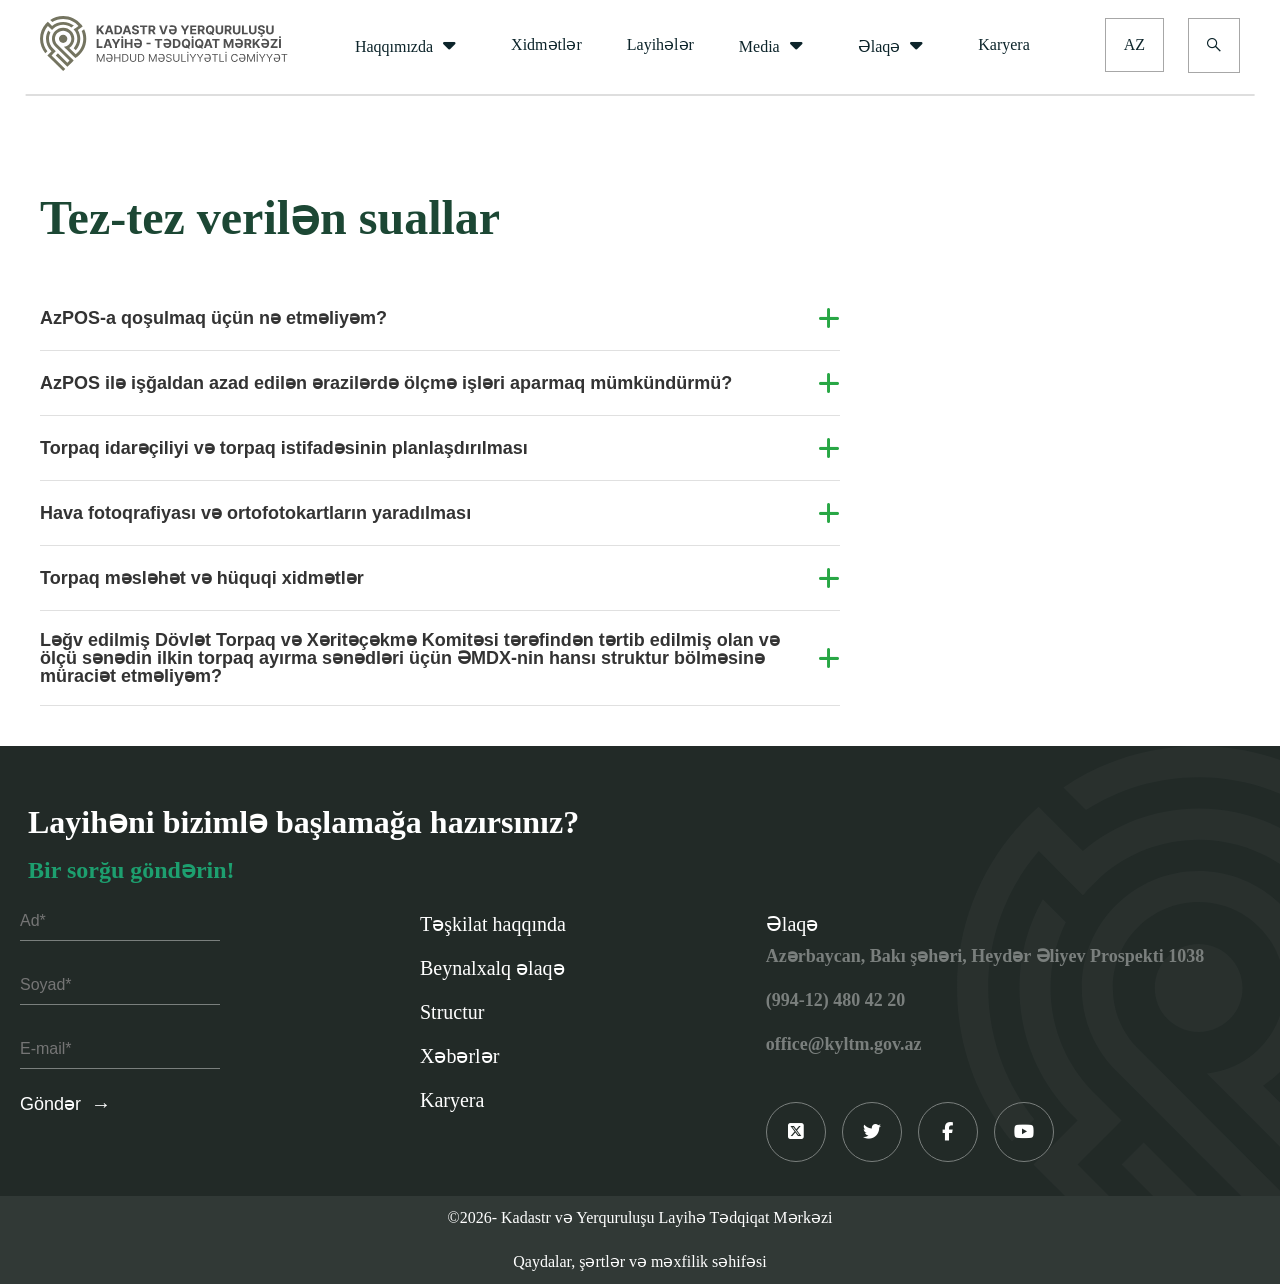
<file: faq.htm>
<!DOCTYPE html>
<html lang="en">

<head>
    <meta charset="UTF-8">
    <meta name="viewport" content="width=device-width, initial-scale=1.0">
    <title>KYLTM-Kadastr və Yerquruluşu Layihə Tədqiqat Mərkəzi</title>

    <link rel="stylesheet" href="css/reset.css">
    <link rel="stylesheet" href="css/style.css">
    <link rel="stylesheet" href="https://cdnjs.cloudflare.com/ajax/libs/font-awesome/6.5.0/css/all.min.css">

    <link rel="shortcut icon" href="favicon.ico" type="image/x-icon">
    <style>
        :root {
            --primary-color: #1a4332;
            --accent-color: #28a745;
            --border-color: #e0e0e0;
        }

        header {
            background: none;
            height: 150px;
        }

        nav li {
            color: #0C242A !important;
        }

        .navHr {
            border: 1px solid #DEDEDE;
        }

        .languageOptions,
        .currentLanguage,
        .searchButton {
            color: #0C242A;
        }

        .titleText {
            font-family: Inter;
            font-weight: 600;
            font-style: Semi Bold;
            font-size: 48px;
            line-height: 56px;
            letter-spacing: 0%;
            color: #1C4734;

        }





        .faq-container {
            width: 100%;
            max-width: 800px;
        }

        .faq-title {
            color: var(--primary-color);
            font-size: 32px;
            margin-bottom: 30px;
            border-bottom: 1px solid var(--border-color);
            padding-bottom: 15px;
        }

        .accordion-item {
            border-bottom: 1px solid var(--border-color);
        }

        .accordion-header {
            width: 100%;
            padding: 20px 0;
            display: flex;
            justify-content: space-between;
            align-items: center;
            background: none;
            border: none;
            outline: none;
            cursor: pointer;
            text-align: left;
            font-size: 18px;
            font-weight: 600;
            color: #333;
            transition: color 0.3s ease;
        }

        .accordion-header:hover {
            color: var(--accent-color);
        }

        .accordion-header.active {
            color: var(--accent-color);
        }

        .icon {
            font-size: 24px;
            color: var(--accent-color);
            transition: transform 0.3s ease;
        }

        .accordion-header.active .icon {
            transform: rotate(180deg);
        }

        .accordion-content {
            max-height: 0;
            overflow: hidden;
            transition: max-height 0.3s ease-out;
            padding-right: 40px;
        }

        .accordion-content p {
            padding-bottom: 20px;
            color: #666;
            line-height: 1.6;
            font-size: 15px;
        }

        @media (max-width: 600px) {
            .faq-title {
                font-size: 24px;
            }

            .accordion-header {
                font-size: 16px;
            }
        }
    </style>

</head>

<body>


    <header>
        <nav>
            <div class="mobilLoqo">
                <a href="index.htm"> <img src="/img/menuLogo.svg" alt="loqo" /></a>
            </div>
            <div class="desktopMenu">
                <div>
                    <a href="index.htm"> <img src="/img/menuLogo.svg" alt="loqo" /></a>
                </div>

                <ul class="menu">
                    <li>Haqqımızda<i class="fa-solid fa-caret-down"></i>
                        <ul>
                            <li">
                                <a href="teskilat-haqqinda.htm" onclick="loadPage(event)">
                                    Təşkilat haqqında
                                </a>
                    </li>

                    <div id="content"></div>
                    <li><a href="/Struktur.htm">Struktur</a></li>
                    <li>Beynəlxalq əlaqə</li>
                    <li><a href="/bunlariBilmekFaydalidir.htm">Bunları bilmək faydalıdır</a></li>
                </ul>
                </li>
                <li><a href="Xidmətlər.htm">Xidmətlər</a></li>
                <li><a href="layiheler.htm">Layihələr</a></li>
                <li>Media<i class="fa-solid fa-caret-down"></i>
                    <ul>
                        <li><a href="News.htm"> Xəbərlər</a></li>
                        <li><a href="elanlar.htm"> Elanlar</a></li>
                        <li><a href="/fotoQalery.htm"> Foto Qalerya</a></li>
                        <li><a href="videoQalery.htm"> Video Qalerya</a></li>

                    </ul>
                </li>
                <li>Əlaqə<i class="fa-solid fa-caret-down"></i>
                    <ul>
                        <a href="/faq.htm">
                            <li>Tez-tez verilən suallar</li>
                        </a>
                        <li><a href="/elaqeMelumatlari.htm"> Əlaqə məlumatları</a></li>
                    </ul>
                </li>
                <li>Karyera</li>
                </ul>
                <div>
                    <div class="headerTools">
                        <div class="languageBox">
                            <div class="languageDropdown">
                                <div class="currentLanguage">AZ</div>
                                <div class="languageOptions">
                                    <div>EN</div>
                                </div>
                            </div>
                        </div>

                        <div class="searchButton">
                            <i class="fa-brands fa-sistrix"></i>
                        </div>
                    </div>
                </div>
            </div>


            <div class="bar">
                <i class="fa-solid fa-bars" id="openMenu"></i>
            </div>
        </nav>
        <div class="mobileMenu" id="mobileMenu">
            <div>
                <div class="logoClose">

                    <div>
                        <img src="/img/menuLogo.svg" alt="loqo" />
                    </div>
                    <div class="closeBtn">
                        <i class="fa-solid fa-xmark" id="closeMenu"></i>
                    </div>

                </div>
                <hr class="menuHR" />

                <ul class="menu">
                    <li>Haqqımızda<i class="fa-solid fa-caret-down"></i>
                        <ul>
                            <li>Təşkilat haqqında</li>
                            <li><a href="/Struktur.htm">Struktur</a></li>
                            <li>Beynəlxalq əlaqə</li>
                            <li><a href="/bunlariBilmekFaydalidir.htm">Bunları bilmək faydalıdır</a></li>
                        </ul>
                    </li>
                    <li><a href="Xidmətlər.htm">Xidmətlər</a></li>
                    <li><a href="layiheler.htm">Layihələr</a></li>
                    <li>Media<i class="fa-solid fa-caret-down"></i>
                        <ul>
                            <li><a href="News.htm"> Xəbərlər</a></li>
                            <li><a href="elanlar.htm"> Elanlar</a></li>
                            <li><a href="/fotoQalery.htm"> Foto Qalerya</a></li>
                            <li><a href="videoQalery.htm"> Video Qalerya</a></li>

                        </ul>
                    </li>
                    <li>Əlaqə<i class="fa-solid fa-caret-down"></i>
                        <ul>
                            <a href="/faq.htm">
                                <li>Tez-tez verilən suallar</li>
                            </a>
                            <li><a href="/elaqeMelumatlari.htm"> Əlaqə məlumatları</a></li>
                        </ul>
                    </li>
                    <li>Karyera</li>
                </ul>
            </div>

            <div>
                <div class="lang">
                    <div class="langDropdown">
                        <div class="currentLang">AZ</div>
                        <div class="langList">
                            <div>EN</div>
                        </div>
                    </div>
                    <div class="search"> <i class="fa-brands fa-sistrix"></i> </div>
                </div>

            </div>
        </div>
        <div id="searchOverlay" class="searchOverlay">
            <div class="searchTop">
                <i class="fa-brands fa-sistrix"></i>
                <input type="text" id="searchInput" placeholder="Burada axtarış edin" />
                <button id="closeSearch">Axtarısı bağlayın</button>

            </div>
            <div>
                <hr class="menuHR" />
            </div>
            <div class="searchResults" id="searchResults"> </div>

        </div>
        <hr class="navHr" />
    </header>




    <main>
        <p class="titleText">Tez-tez verilən suallar</p>


        <div class="faq-container">


            <div class="accordion">

                <div class="accordion-item">
                    <button class="accordion-header">
                        <span>AzPOS-a qoşulmaq üçün nə etməliyəm?</span>
                        <i class="fa-solid fa-plus icon"></i>
                    </button>
                    <div class="accordion-content">
                        <p>AzPOS sisteminə qoşulmaq üçün tərəfinizdən müraciət məktubu hazırlanaraq (Hüquqi və ya fiziki
                            şəxs kimi) "Kadastr və Yerquruluşu Layihə-Tədqiqat Mərkəzi" MMC-yə rəsmi olaraq müraciət
                            edilməlidir.</p>
                    </div>
                </div>


                <div class="accordion-item">
                    <button class="accordion-header">
                        <span>AzPOS ilə işğaldan azad edilən ərazilərdə ölçmə işləri aparmaq mümkündürmü?</span>
                        <i class="fa-solid fa-plus icon"></i>
                    </button>
                    <div class="accordion-content">
                        <p>Bəli, müvafiq icazələr alındıqdan sonra AzPOS şəbəkəsi vasitəsilə həmin ərazilərdə yüksək
                            dəqiqlikli koordinat ölçmələri aparmaq mümkündür.</p>
                    </div>
                </div>


                <div class="accordion-item">
                    <button class="accordion-header">
                        <span>Torpaq idarəçiliyi və torpaq istifadəsinin planlaşdırılması</span>
                        <i class="fa-solid fa-plus icon"></i>
                    </button>
                    <div class="accordion-content">
                        <p>Bu xidmət çərçivəsində torpaq sahələrinin təyinatına uyğun istifadəsi və dövlət torpaq
                            kadastrı məlumatları əsasında planlaşdırma işləri icra edilir.</p>
                    </div>
                </div>

                <div class="accordion-item">
                    <button class="accordion-header">
                        <span>Hava fotoqrafiyası və ortofotokartların yaradılması</span>
                        <i class="fa-solid fa-plus icon"></i>
                    </button>
                    <div class="accordion-content">
                        <p>Lorem ipsum dolor sit amet consectetur adipisicing elit. Iure quidem quo nobis perferendis
                            adipisci rem, amet dolore, labore optio natus dicta ducimus accusamus quasi exercitationem?
                            Asperiores ex quam magni id dolor quis doloribus eaque reiciendis vitae hic deleniti
                            impedit, explicabo a cumque quisquam voluptatum, nisi inventore quidem ea. Corporis,
                            accusamus.</p>
                    </div>
                </div>


                <div class="accordion-item">
                    <button class="accordion-header">
                        <span>Torpaq məsləhət və hüquqi xidmətlər</span>
                        <i class="fa-solid fa-plus icon"></i>
                    </button>
                    <div class="accordion-content">
                        <p>Lorem ipsum dolor sit amet consectetur adipisicing elit. Iure quidem quo nobis perferendis
                            adipisci rem, amet dolore, labore optio natus dicta ducimus accusamus quasi exercitationem?
                            Asperiores ex quam magni id dolor quis doloribus eaque reiciendis vitae hic deleniti
                            impedit, explicabo a cumque quisquam voluptatum, nisi inventore quidem ea. Corporis,
                            accusamus.</p>
                    </div>
                </div>



                <div class="accordion-item">
                    <button class="accordion-header">
                        <span>Ləğv edilmiş Dövlət Torpaq və Xəritəçəkmə Komitəsi tərəfindən tərtib edilmiş olan və ölçü
                            sənədin ilkin torpaq ayırma sənədləri üçün ƏMDX-nin hansı struktur bölməsinə müraciət
                            etməliyəm?</span>
                        <i class="fa-solid fa-plus icon"></i>
                    </button>
                    <div class="accordion-content">
                        <p>Lorem ipsum dolor sit amet consectetur adipisicing elit. Iure quidem quo nobis perferendis
                            adipisci rem, amet dolore, labore optio natus dicta ducimus accusamus quasi exercitationem?
                            Asperiores ex quam magni id dolor quis doloribus eaque reiciendis vitae hic deleniti
                            impedit, explicabo a cumque quisquam voluptatum, nisi inventore quidem ea. Corporis,
                            accusamus.</p>
                    </div>
                </div>
            </div>
        </div>




    </main>

    <footer>
        <div class="footerTop">

            <div class="form">
                <h1>Layihəni bizimlə başlamağa hazırsınız?</h1>
                <h2>Bir sorğu göndərin!</h2>


                <div class="footerFlex">
                    <div class="contactForm">

                        <form>
                            <input type="text" placeholder="Ad*">
                            <input type="text" placeholder="Soyad*">
                            <input type="email" placeholder="E-mail*">

                            <button type="submit" class="sendBtn">
                                Göndər <span>→</span>
                            </button>
                        </form>

                    </div>
                    <div class="footerMenu">
                        <ul>
                            <li><a href="#">Təşkilat haqqında</a></li>
                            <li><a href="#">Beynalxalq əlaqə</a></li>
                            <li><a href="#">Structur</a></li>
                            <li><a href="#">Xəbərlər</a></li>
                            <li><a href="#">Karyera</a></li>

                        </ul>
                    </div>


                    <div class="footerMenu">
                        <ul>
                            <li><a href="#">Əlaqə</a>
                                <p>Azərbaycan, Bakı şəhəri, Heydər Əliyev Prospekti 1038</p>
                                <p>(994-12) 480 42 20</p>
                                <p>office@kyltm.gov.az</p>

                            </li>
                        </ul>
                        <div class="contactIcon">
                            <i class="fa-brands fa-square-x-twitter"></i>
                            <i class="fa-brands fa-twitter"></i>
                            <i class="fa-brands fa-facebook-f"></i>
                            <i class="fa-brands fa-youtube"></i>
                        </div>
                    </div>

                </div>
            </div>

        </div>


        <div class="footerBottom">
            <p> © <span id="year"> </span> - Kadastr və Yerquruluşu Layihə Tədqiqat Mərkəzi</p>
            <p>Qaydalar, şərtlər və məxfilik səhifəsi</p>
        </div>


    </footer>




    <script src="./js/javascript.js"></script>
    <script>

        document.querySelectorAll('.accordion-header').forEach(button => {
            button.addEventListener('click', () => {
                const content = button.nextElementSibling;
                const icon = button.querySelector('.icon');

                document.querySelectorAll('.accordion-header').forEach(otherButton => {
                    if (otherButton !== button) {
                        const otherContent = otherButton.nextElementSibling;
                        const otherIcon = otherButton.querySelector('.icon');

                        otherButton.classList.remove('active');
                        otherContent.style.maxHeight = "0";

                        if (otherIcon.classList.contains('fa-minus')) {
                            otherIcon.classList.replace('fa-minus', 'fa-plus');
                        }
                    }
                });

                button.classList.toggle('active');

                if (button.classList.contains('active')) {
                    content.style.maxHeight = content.scrollHeight + "px";
                    icon.classList.replace('fa-plus', 'fa-minus');
                } else {
                    content.style.maxHeight = "0";
                    icon.classList.replace('fa-minus', 'fa-plus');
                }
            });
        });
    </script>

</body>


</html>
</file>
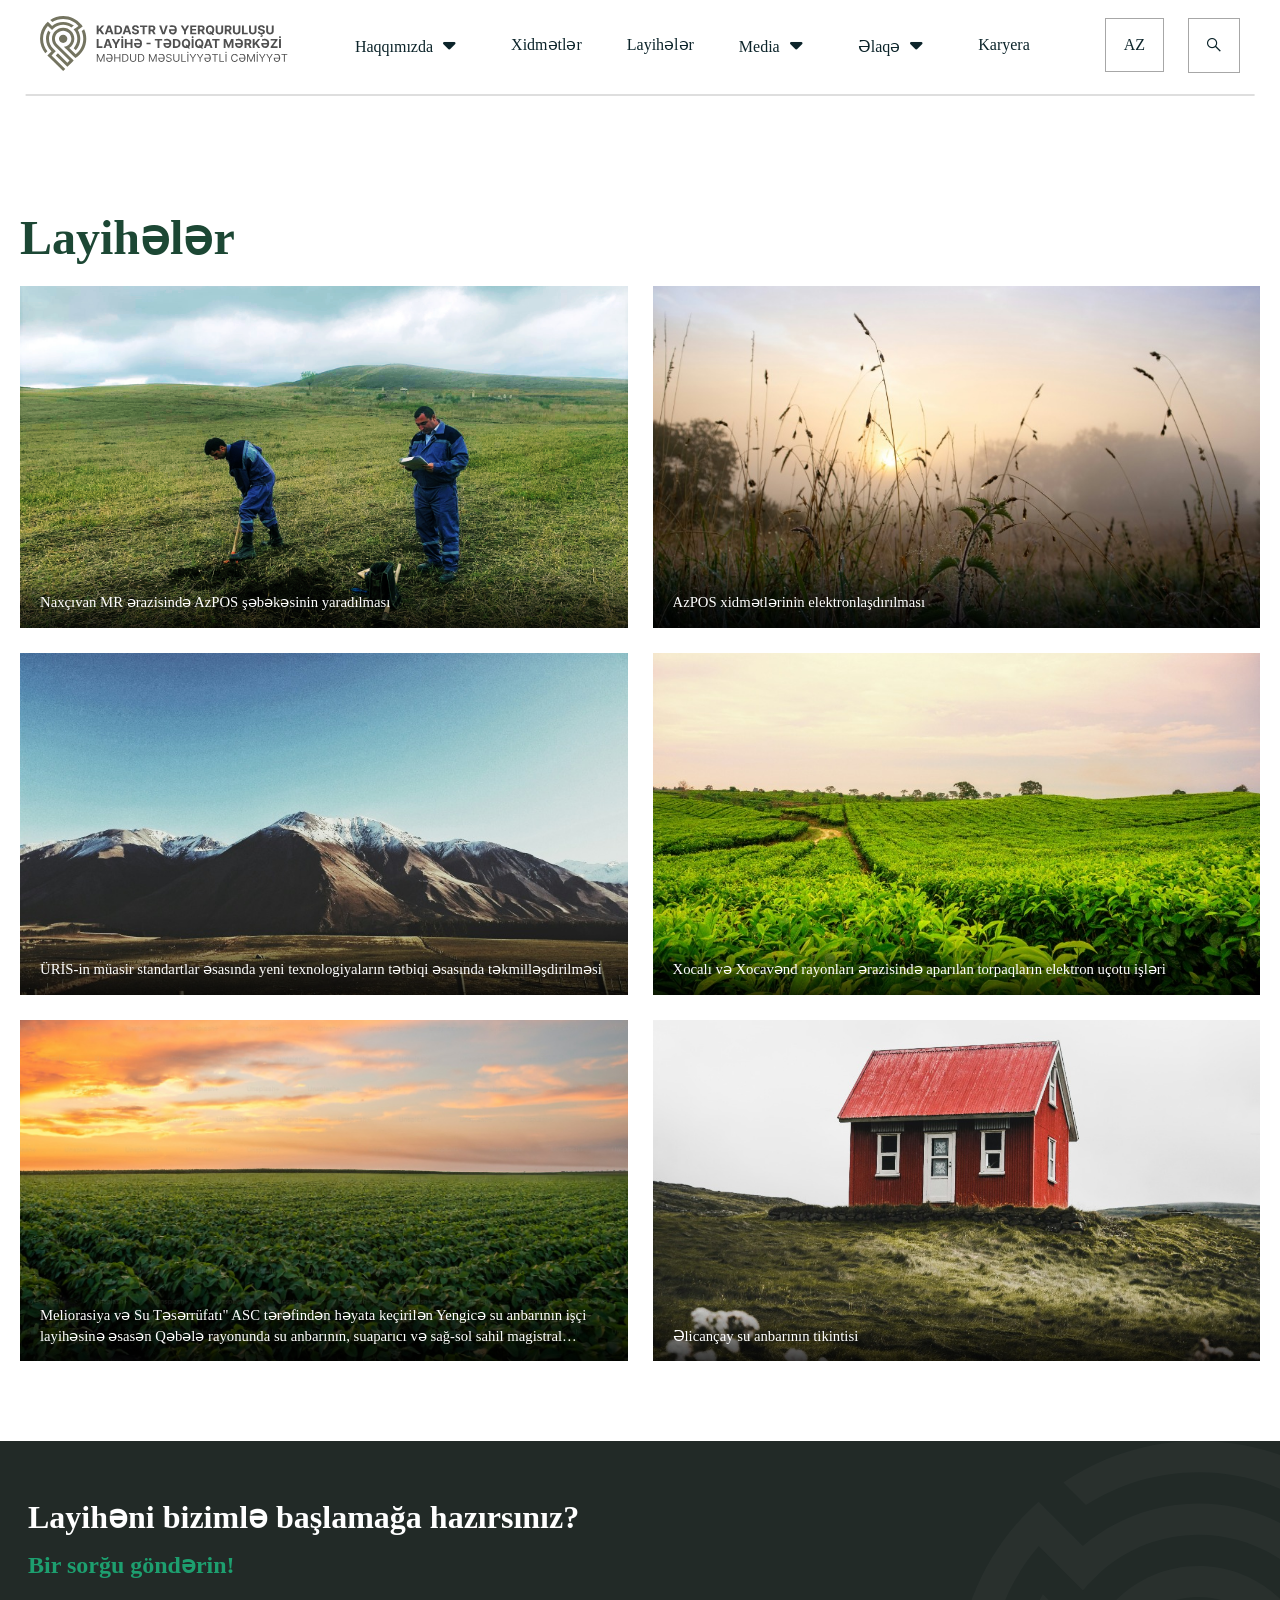
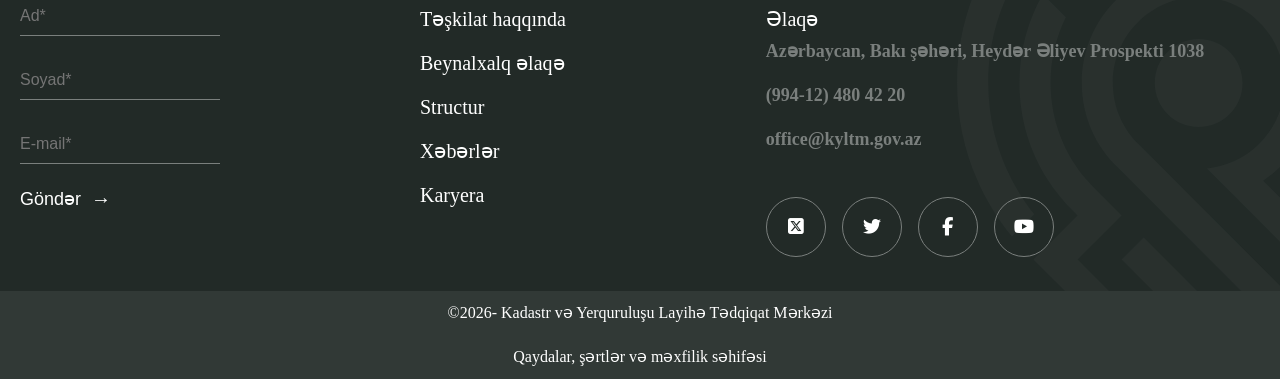
<file: layiheler.htm>
<!DOCTYPE html>
<html lang="en">

<head>
    <meta charset="UTF-8">
    <meta name="viewport" content="width=device-width, initial-scale=1.0">
    <title>KYLTM-Kadastr və Yerquruluşu Layihə Tədqiqat Mərkəzi</title>

    <link rel="stylesheet" href="css/reset.css">
    <link rel="stylesheet" href="css/style.css">
    <link rel="stylesheet" href="https://cdnjs.cloudflare.com/ajax/libs/font-awesome/6.5.0/css/all.min.css">

    <link rel="shortcut icon" href="favicon.ico" type="image/x-icon">
    <style>
        :root {
            --primary-color: #1a4332;
            --accent-color: #28a745;
        
            --border-color: #e0e0e0;
        }

        header {
            background: none;
            height: 150px;
        }

        nav li {
            color: #0C242A !important;
        }

        .navHr {
            border: 1px solid #DEDEDE;
        }

        .languageOptions,
        .currentLanguage,
        .searchButton {
            color: #0C242A;
        }

        .titleText {
            font-family: Inter;
            font-weight: 600;
            font-style: Semi Bold;
            font-size: 48px;
            line-height: 56px;
            letter-spacing: 0%;
            color: #1C4734;
            margin: 20px 0

        }



        .faq-container {
            width: 100%;
            max-width: 800px;
        }

        .faq-title {
            color: var(--primary-color);
            font-size: 32px;
            margin-bottom: 30px;
            border-bottom: 1px solid var(--border-color);
            padding-bottom: 15px;
        }

        .accordion-item {
            border-bottom: 1px solid var(--border-color);
        }

        .accordion-header {
            width: 100%;
            padding: 20px 0;
            display: flex;
            justify-content: space-between;
            align-items: center;
            background: none;
            border: none;
            outline: none;
            cursor: pointer;
            text-align: left;
            font-size: 18px;
            font-weight: 600;
            color: #333;
            transition: color 0.3s ease;
        }

        .accordion-header:hover {
            color: var(--accent-color);
        }

        .accordion-header.active {
            color: var(--accent-color);
        }

        .icon {
            font-size: 24px;
            color: var(--accent-color);
            transition: transform 0.3s ease;
        }

        .accordion-header.active .icon {
            transform: rotate(180deg);
            
        }

        .accordion-content {
            max-height: 0;
            overflow: hidden;
            transition: max-height 0.3s ease-out;
            padding-right: 40px;
        }

        .accordion-content p {
            padding-bottom: 20px;
            color: #666;
            line-height: 1.6;
            font-size: 15px;
        }

        @media (max-width: 600px) {
            .faq-title {
                font-size: 24px;
            }

            .accordion-header {
                font-size: 16px;
            }
        }





.projects-page {
    background-color: #ffffff;
    padding: 40px 0;
    width: 100%;
    box-sizing: border-box;
}

.projects-container {
    max-width: 1340px; 
    margin: 0 auto;
    padding: 0 20px;
    box-sizing: border-box;
}


.projects-grid {
    display: grid;
    grid-template-columns: repeat(2, 1fr);
    gap: 25px;
    width: 100%;
    margin-bottom: 40px;
}


.project-item {
    display: block;          
    text-decoration: none;  
    position: relative;
    width: 100%;
   
    aspect-ratio: 654 / 368; 
    overflow: hidden;
    background-color: #000000; 
    z-index: 1;            
    cursor: pointer;
}

.project-item img {
    width: 100%;
    height: 100%;
    display: block;
    object-fit: cover;       
    transition: transform 0.3s ease;
}


.project-item:hover img {
    transform: scale(1.03);
}


.project-text-overlay {
    position: absolute;
    bottom: 0;
    left: 0;
    width: 100%;
    padding: 25px 20px 15px 20px; 
    box-sizing: border-box;
    background: linear-gradient(transparent, rgba(0, 0, 0, 0.75)); 
}

.project-text-overlay p {
    margin: 0;
    color: #ffffff !important;  
    font-size: 0.92rem;
    line-height: 1.4;
    font-weight: 400;
    text-align: left;
    
    display: -webkit-box;
    -webkit-line-clamp: 2;           
    -webkit-box-orient: vertical;
    overflow: hidden;
}


.projects-pagination {
    display: flex;
    justify-content: center;
    align-items: center;
    gap: 8px;
    margin-top: 30px;
}

.pag-arrow, .pag-btn {
    background: #ffffff;
    border: 1px solid #e2e8f0;
    color: #4a5568;
    padding: 8px 14px;
    font-size: 0.9rem;
    cursor: pointer;
    border-radius: 4px;
    transition: all 0.2s ease;
}

.pag-btn:hover, .pag-arrow:hover {
    background: #f7fafc;
    border-color: #cbd5e0;
}

.pag-btn.pag-active {
    background: #2ecc71;
    color: #ffffff;
    border-color: #2ecc71;
}

.pag-dots {
    color: #a0aec0;
    padding: 0 5px;
}

@media (max-width: 992px) {
    .projects-grid {
        grid-template-columns: repeat(2, 1fr); 
        gap: 20px;
    }
}

@media (max-width: 576px) {
    .projects-container {
        padding: 0 15px;
    }

    .projects-grid {
        grid-template-columns: 1fr; 
        gap: 16px;
    }

    .project-text-overlay {
        padding: 15px 12px;
    }

    .project-text-overlay p {
        font-size: 0.85rem;
        -webkit-line-clamp: 2;
    }

    .pag-arrow, .pag-btn {
        padding: 6px 10px;
        font-size: 0.85rem;
    }
}


















    </style>

</head>

<body>


    <header>
        <nav>
            <div class="mobilLoqo">
                <a href="index.htm"> <img src="/img/menuLogo.svg" alt="loqo" /></a>
            </div>
            <div class="desktopMenu">
                <div>
                    <a href="index.htm"> <img src="/img/menuLogo.svg" alt="loqo" /></a>
                </div>

                <ul class="menu">
                    <li>Haqqımızda<i class="fa-solid fa-caret-down"></i>
                        <ul>
                            <li">
                                <a href="teskilat-haqqinda.htm" onclick="loadPage(event)">
                                    Təşkilat haqqında
                                </a>
                    </li>

                    <div id="content"></div>
                   <li><a href="/Struktur.htm">Struktur</a></li>
                    <li>Beynəlxalq əlaqə</li>
                   <li><a href="/bunlariBilmekFaydalidir.htm">Bunları bilmək faydalıdır</a></li>
                </ul>
                </li>
                <li><a href="Xidmətlər.htm">Xidmətlər</a></li>
                <li><a href="layiheler.htm">Layihələr</a></li>
                <li>Media<i class="fa-solid fa-caret-down"></i>
                    <ul>
                        <li><a href="News.htm"> Xəbərlər</a></li>
                            <li><a href="elanlar.htm"> Elanlar</a></li>
                             <li><a href="/fotoQalery.htm"> Foto Qalerya</a></li>
                              <li><a href="videoQalery.htm"> Video Qalerya</a></li>
                           
                    </ul>
                </li>
                <li>Əlaqə<i class="fa-solid fa-caret-down"></i>
                    <ul>
                        <a href="/faq.htm"> <li>Tez-tez verilən suallar</li></a>
                        <li><a href="/elaqeMelumatlari.htm"> Əlaqə məlumatları</a></li>
                    </ul>
                </li>
                <li>Karyera</li>
                </ul>
                <div>
                    <div class="headerTools">
                        <div class="languageBox">
                            <div class="languageDropdown">
                                <div class="currentLanguage">AZ</div>
                                <div class="languageOptions">
                                    <div>EN</div>
                                </div>
                            </div>
                        </div>

                        <div class="searchButton">
                            <i class="fa-brands fa-sistrix"></i>
                        </div>
                    </div>
                </div>
            </div>


            <div class="bar">
                <i class="fa-solid fa-bars" id="openMenu"></i>
            </div>
        </nav>
        <div class="mobileMenu" id="mobileMenu">
            <div>
                <div class="logoClose">

                    <div>
                        <img src="/img/menuLogo.svg" alt="loqo" />
                    </div>
                    <div class="closeBtn">
                        <i class="fa-solid fa-xmark" id="closeMenu"></i>
                    </div>

                </div>
                <hr class="menuHR" />

                <ul class="menu">
                    <li>Haqqımızda<i class="fa-solid fa-caret-down"></i>
                        <ul>
                            <li>Təşkilat haqqında</li>
                         <li><a href="/Struktur.htm">Struktur</a></li>
                            <li>Beynəlxalq əlaqə</li>
                            <li><a href="/bunlariBilmekFaydalidir.htm">Bunları bilmək faydalıdır</a></li>
                        </ul>
                    </li>
                   <li><a href="Xidmətlər.htm">Xidmətlər</a></li>
                   <li><a href="layiheler.htm">Layihələr</a></li>
                    <li>Media<i class="fa-solid fa-caret-down"></i>
                        <ul>
                             <li><a href="News.htm"> Xəbərlər</a></li>
                            <li><a href="elanlar.htm"> Elanlar</a></li>
                             <li><a href="/fotoQalery.htm"> Foto Qalerya</a></li>
                              <li><a href="videoQalery.htm"> Video Qalerya</a></li>
                           
                        </ul>
                    </li>
                    <li>Əlaqə<i class="fa-solid fa-caret-down"></i>
                        <ul>
                            <a href="/faq.htm"> <li>Tez-tez verilən suallar</li></a>
                            <li><a href="/elaqeMelumatlari.htm"> Əlaqə məlumatları</a></li>
                        </ul>
                    </li>
                    <li>Karyera</li>
                </ul>
            </div>

            <div>
                <div class="lang">
                    <div class="langDropdown">
                        <div class="currentLang">AZ</div>
                        <div class="langList">
                            <div>EN</div>
                        </div>
                    </div>
                    <div class="search"> <i class="fa-brands fa-sistrix"></i> </div>
                </div>

            </div>
        </div>
        <div id="searchOverlay" class="searchOverlay">
            <div class="searchTop">
                <i class="fa-brands fa-sistrix"></i>
                <input type="text" id="searchInput" placeholder="Burada axtarış edin" />
                <button id="closeSearch">Axtarısı bağlayın</button>

            </div>
            <div>
                <hr class="menuHR" />
            </div>
            <div class="searchResults" id="searchResults"> </div>

        </div>
        <hr class="navHr" />
    </header>




   

 <main id="main" class="projects-page">
    <div class="projects-container">
        <p class="titleText">Layihələr</p>

        <div class="projects-grid" id="projectsGrid">
            
            <a href="layihe-etrafli.htm?id=1" class="project-item">
                <img src="/img/LayihələrImg2.png" alt="Naxçıvan MR">
                <div class="project-text-overlay">
                    <p>Naxçıvan MR ərazisində AzPOS şəbəkəsinin yaradılması</p>
                </div>
            </a>

            <a href="layihe-etrafli.htm?id=2" class="project-item">
                <img src="/img/LayihələrImg3.jpg" alt="AzPOS">
                <div class="project-text-overlay">
                    <p>AzPOS xidmətlərinin elektronlaşdırılması</p>
                </div>
            </a>

            <a href="layihe-etrafli.htm?id=3" class="project-item">
                <img src="/img/LayihələrImg4.jpg" alt="ÜRİS">
                <div class="project-text-overlay">
                    <p>ÜRİS-in müasir standartlar əsasında yeni texnologiyaların tətbiqi əsasında təkmilləşdirilməsi</p>
                </div>
            </a>

            <a href="layihe-etrafli.htm?id=4" class="project-item">
                <img src="/img/LayihələrImg5.jpg" alt="Xocalı və Xocavənd">
                <div class="project-text-overlay">
                    <p>Xocalı və Xocavənd rayonları ərazisində aparılan torpaqların elektron uçotu işləri</p>
                </div>
            </a>

            <a href="layihe-etrafli.htm?id=5" class="project-item">
                <img src="/img/LayihələrImg6.jpg" alt="Meliorasiya">
                <div class="project-text-overlay">
                    <p>Meliorasiya və Su Təsərrüfatı" ASC tərəfindən həyata keçirilən Yengicə su anbarının işçi layihəsinə əsasən Qəbələ rayonunda su anbarının, suaparıcı və sağ-sol sahil magistral kanallarının, gil karxanasının və elektrik xəttinin tikintisi</p>
                </div>
            </a>

            <a href="layihe-etrafli.htm?id=6" class="project-item">
                <img src="/img/LayihələrImg7.jpg" alt="Əlicançay">
                <div class="project-text-overlay">
                    <p>Əlicançay su anbarının tikintisi</p>
                </div>
            </a>
            

        </div>

    </div>
</main>



    <footer>
        <div class="footerTop">

            <div class="form">
                <h1>Layihəni bizimlə başlamağa hazırsınız?</h1>
                <h2>Bir sorğu göndərin!</h2>


                <div class="footerFlex">
                    <div class="contactForm">

                        <form>
                            <input type="text" placeholder="Ad*">
                            <input type="text" placeholder="Soyad*">
                            <input type="email" placeholder="E-mail*">

                            <button type="submit" class="sendBtn">
                                Göndər <span>→</span>
                            </button>
                        </form>

                    </div>
                    <div class="footerMenu">
                        <ul>
                            <li><a href="#">Təşkilat haqqında</a></li>
                            <li><a href="#">Beynalxalq əlaqə</a></li>
                            <li><a href="#">Structur</a></li>
                            <li><a href="#">Xəbərlər</a></li>
                            <li><a href="#">Karyera</a></li>

                        </ul>
                    </div>


                    <div class="footerMenu">
                        <ul>
                            <li><a href="#">Əlaqə</a>
                                <p>Azərbaycan, Bakı şəhəri, Heydər Əliyev Prospekti 1038</p>
                                <p>(994-12) 480 42 20</p>
                                <p>office@kyltm.gov.az</p>

                            </li>
                        </ul>
                        <div class="contactIcon">
                            <i class="fa-brands fa-square-x-twitter"></i>
                            <i class="fa-brands fa-twitter"></i>
                            <i class="fa-brands fa-facebook-f"></i>
                            <i class="fa-brands fa-youtube"></i>
                        </div>
                    </div>

                </div>
            </div>

        </div>


        <div class="footerBottom">
            <p> © <span id="year"> </span> - Kadastr və Yerquruluşu Layihə Tədqiqat Mərkəzi</p>
            <p>Qaydalar, şərtlər və məxfilik səhifəsi</p>
        </div>


    </footer>




    <script src="./js/javascript.js"></script>
    <script>


        document.querySelectorAll('.accordion-header').forEach(button => {
            button.addEventListener('click', () => {
                const content = button.nextElementSibling;
                const icon = button.querySelector('.icon');

                document.querySelectorAll('.accordion-header').forEach(otherButton => {
                    if (otherButton !== button) {
                        const otherContent = otherButton.nextElementSibling;
                        const otherIcon = otherButton.querySelector('.icon');

                        otherButton.classList.remove('active');
                        otherContent.style.maxHeight = "0";

                        if (otherIcon.classList.contains('fa-minus')) {
                            otherIcon.classList.replace('fa-minus', 'fa-plus');
                        }
                    }
                });

                button.classList.toggle('active');

                if (button.classList.contains('active')) {
                    content.style.maxHeight = content.scrollHeight + "px";
                    icon.classList.replace('fa-plus', 'fa-minus');
                } else {
                    content.style.maxHeight = "0";
                    icon.classList.replace('fa-minus', 'fa-plus');
                }
            });
        });
    </script>

</body>


</html>
</file>
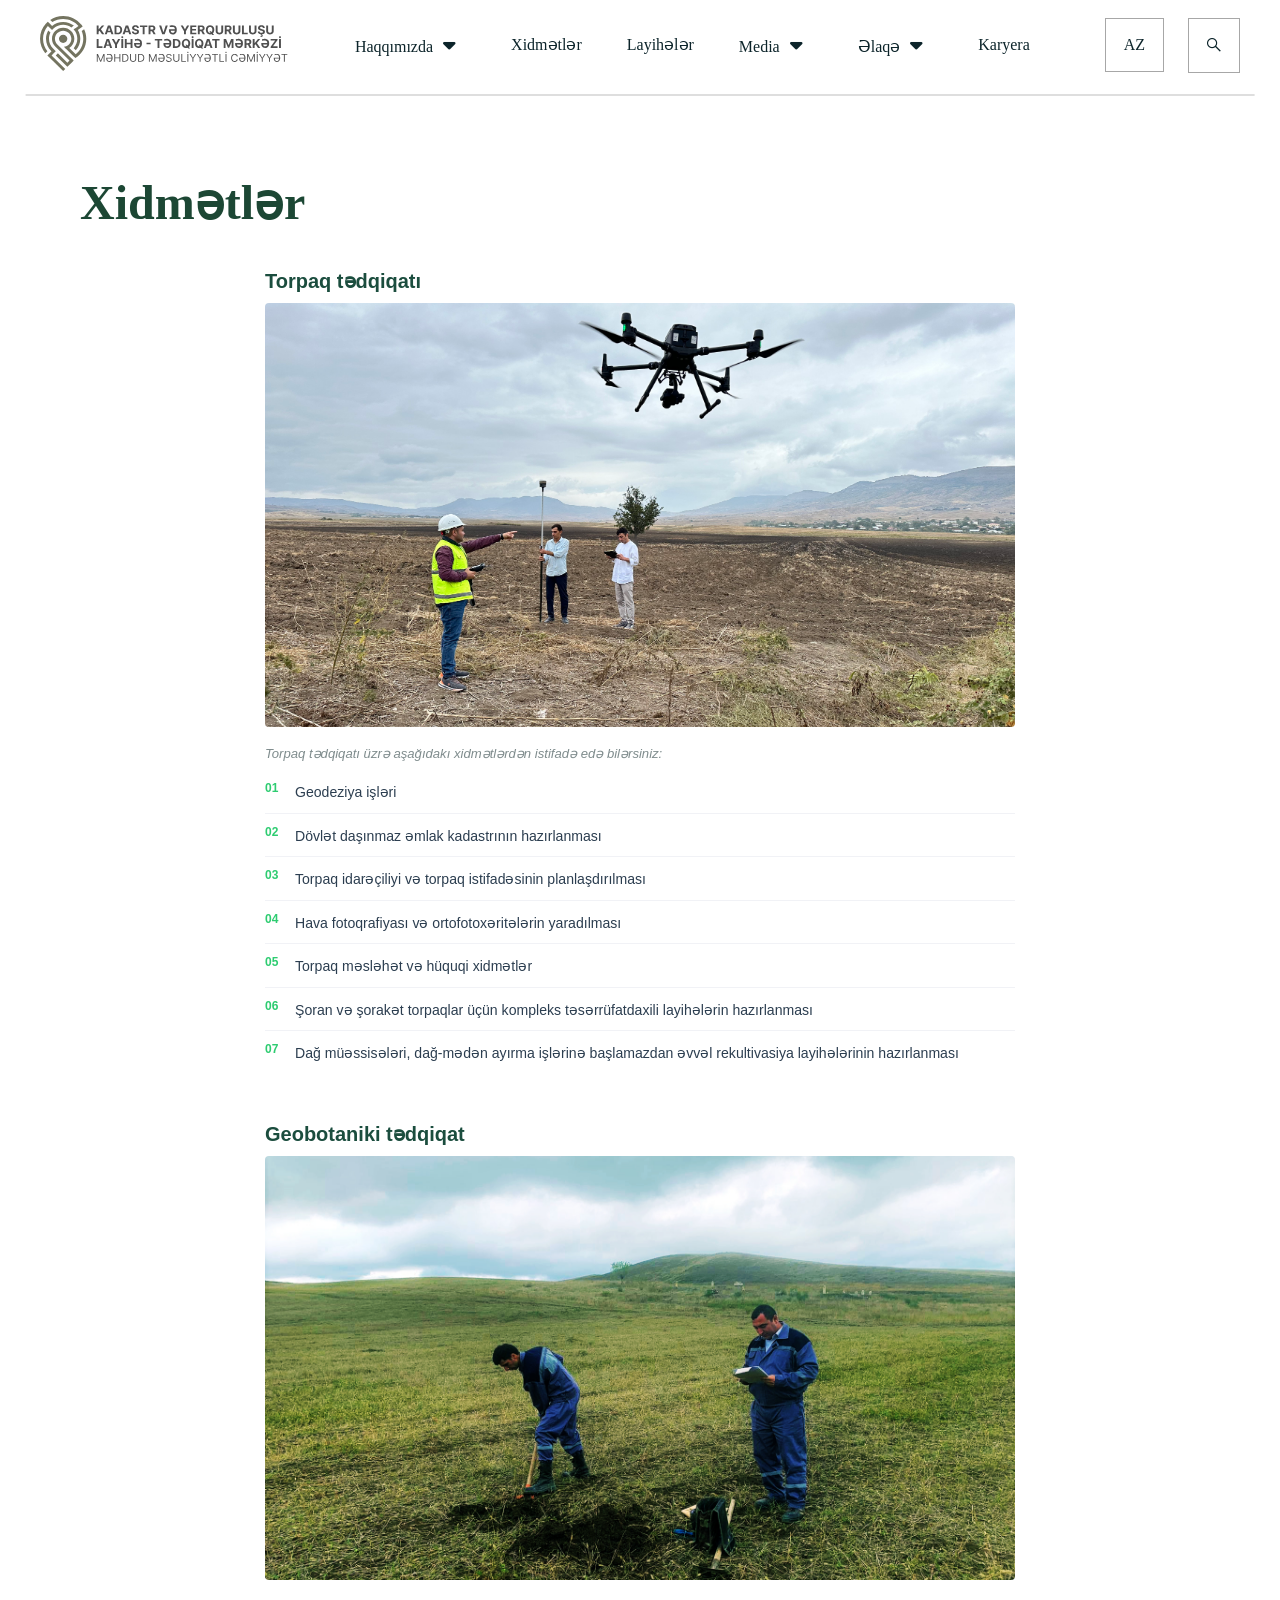
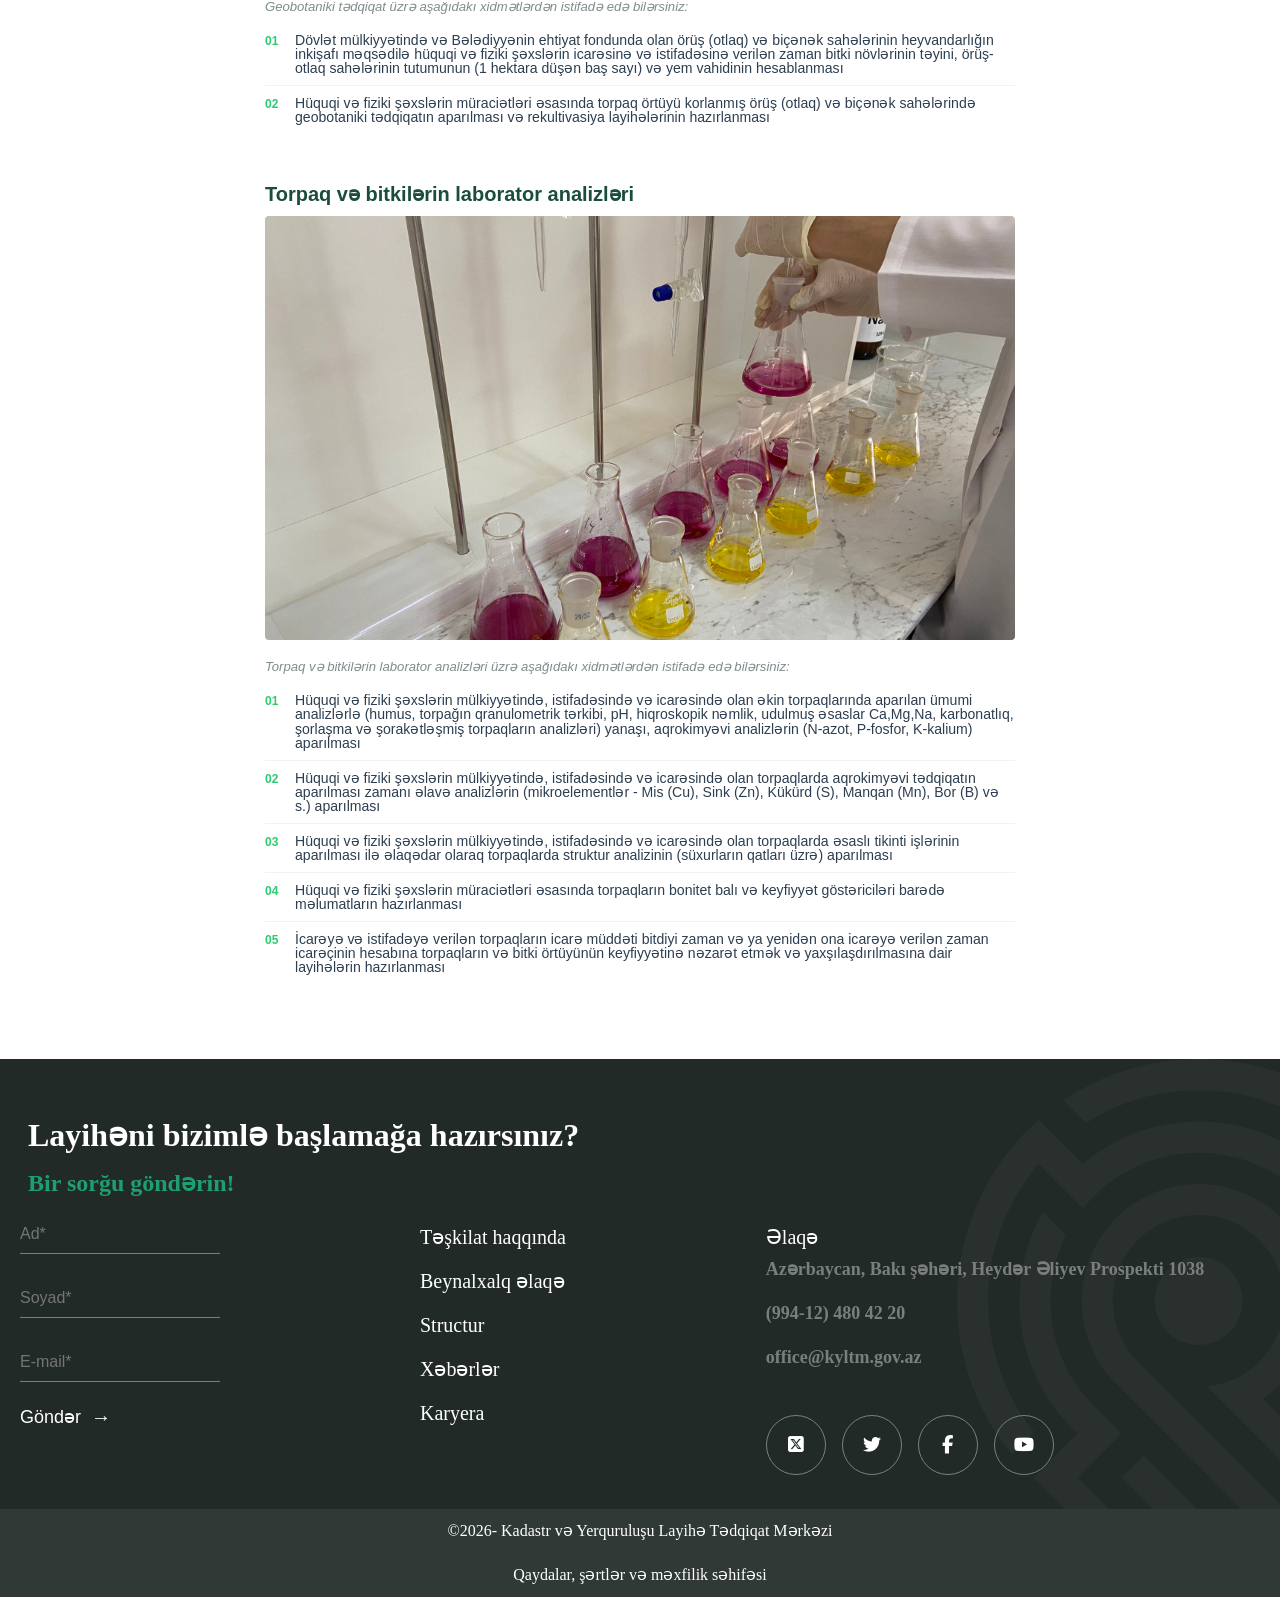
<file: Xidmətlər.htm>
<!DOCTYPE html>
<html lang="en">

<head>
    <meta charset="UTF-8">
    <meta name="viewport" content="width=device-width, initial-scale=1.0">
    <title>KYLTM-Kadastr və Yerquruluşu Layihə Tədqiqat Mərkəzi</title>

    <link rel="stylesheet" href="css/reset.css">
    <link rel="stylesheet" href="css/style.css">
    <link rel="stylesheet" href="https://cdnjs.cloudflare.com/ajax/libs/font-awesome/6.5.0/css/all.min.css">

    <link rel="shortcut icon" href="favicon.ico" type="image/x-icon">
    <style>
        header {
            background: none;
            height: 150px;
        }

        nav li {
            color: #0C242A !important;
        }

        .navHr {
            border: 1px solid #DEDEDE;
        }

        .languageOptions,
        .currentLanguage,
        .searchButton {
            color: #0C242A;
        }

        .titleText {
            font-family: Inter;
            font-weight: 600;
            font-style: Semi Bold;
            font-size: 48px;
            line-height: 56px;
            letter-spacing: 0%;
            color: #1C4734;

        }

        .boxArea {
            display: flex;
            flex-direction: column;
        }

        .pageGroup {
            display: none;
            flex-wrap: wrap;
            gap: 20px;
            justify-content: space-between;
        }

        .activePage {
            display: flex;
        }

        .itemBox {
            flex: 1 1 30%;
            display: flex;
            justify-content: center;
            align-items: center;
            font-size: 20px;
        }

        .pageButtons {
            margin-top: 20px;
            text-align: center;
        }

        .pageButtons button {
            margin: 0 5px;
            padding: 18px 20px;
            cursor: pointer;
        }

        .card {
            box-shadow: 0 4px 8px 0 rgba(0, 0, 0, 0.2);
            transition: 0.3s;
            width: 100%;
            padding: 16px;
        }

        .card img {
            height: 300px;
        }

        .card:hover {
            box-shadow: 0 8px 16px 0 rgba(0, 0, 0, 0.2);
        }

        .container {
            padding: 2px 16px;
        }

        .container span {
            font-family: Inter;
            font-weight: 500;
            font-style: Medium;
            font-size: 16px;
            line-height: 100%;
            letter-spacing: 1%;
            color: #6E7576;
            display: block;
            padding: 16px 0;
        }

        .container p {
            font-family: Inter;
            font-weight: 600;
            font-style: Semi Bold;
            font-size: 17px;
            line-height: 25px;
            letter-spacing: 0%;
            color: #0C242A;
        }


        .pageButtons {
            display: flex;
            justify-content: center;
            align-items: center;
            gap: 10px;
        }

        .pageBtn {
            padding: 8px 14px;
            border: none;
            background: #eee;
            cursor: pointer;
        }

        .activeBtn {
            background: #1D9F6F;
            color: white;
        }


        #newsDetail {
            display: none;
        }

        #newsDetail.showDetail {
            display: block;
            margin: 0 auto;
        }

        .hideMain .pageGroup {
            display: none !important;
        }


        .geriButton {
            margin: 20px 0;
            cursor: pointer;
            background: #1D9F6F;
            color: white;
            width: 80px;
            height: 30px;

        }

        .geriButton:hover {
            background: #eee;
            color: black;
        }

        .services-page {
            background-color: #ffffff;
            padding: 40px 0;
            font-family: 'Segoe UI', Tahoma, Geneva, Verdana, sans-serif;
            width: 100%;
            box-sizing: border-box;
        }

        .services-container {
            max-width: 1140px;
            margin: 0 auto;
            padding: 0 20px;
        }

        .services-main-title {
            font-size: 2.2rem;
            color: #1b4d3e;
            margin-bottom: 35px;
            font-weight: 700;
        }

        .service-section {
            margin-bottom: 45px;
            width: 100%;
        }

        .service-section-title {
            font-size: 1.6rem;
            color: #1b4d3e;
            margin-bottom: 20px;
            font-weight: 600;
        }

        .service-section {
            max-width: 750px;

            margin: 0 auto 50px auto;
            width: 100%;
        }

        .service-section-title {
            font-size: 1.6rem;
            color: #1b4d3e;
            margin-left: 0;
            margin-bottom: 20px;
            font-weight: 600;
        }

        .service-image-box {
            width: 100%;
            margin-bottom: 20px;
            border-radius: 4px;
            overflow: hidden;
        }

        .service-image-box img {
            width: 100%;
            height: 424px;
            display: block;
            object-fit: cover;
        }

        .service-section-subtitle {
            font-size: 0.9rem;
            color: #7f8c8d;
            margin-bottom: 15px;
            font-style: italic;
        }

        @media (max-width: 768px) {
            .service-section {
                padding: 0 15px;
                box-sizing: border-box;
            }

            .service-image-box img {
                height: auto;
                aspect-ratio: 16 / 9;
            }

            .fa-bars {
                color: #6e7576;
            }
        }

        .service-image-box {
            width: 100%;
            max-width: 100%;
            margin-bottom: 20px;
            border-radius: 4px;
            overflow: hidden;
        }

        .service-image-box img {
            width: 100%;
            height: auto;
            display: block;
            object-fit: cover;
        }

        .service-section-subtitle {
            font-size: 0.9rem;
            color: #7f8c8d;
            margin-bottom: 15px;
            font-style: italic;
        }

        .service-list {
            list-style: none;
            padding: 0;
            margin: 0;
            counter-reset: service-counter;
        }

        .service-list li {
            counter-increment: service-counter;
            position: relative;
            padding: 15px 0 15px 40px;
            font-size: 0.98rem;
            line-height: 1.6;
            color: #2c3e50;
            border-bottom: 1px solid #f1f2f6;
        }

        .service-list li:last-child {
            border-bottom: none;
        }

        .service-list li::before {
            content: "0" counter(service-counter);
            position: absolute;
            left: 0;
            top: 14px;
            color: #2ecc71;
            font-weight: bold;
            font-size: 0.85rem;
            font-feature-settings: "tnum";
        }

        .service-list li:nth-child(n+10)::before {
            content: counter(service-counter);
        }

        .service-list li span {
            display: inline-block;
            vertical-align: middle;
        }

        .service-image-box {
            width: 100%;
            max-width: 750px;

            margin: 0 auto 20px auto;

            border-radius: 4px;
            overflow: hidden;
        }

        .service-image-box img {
            width: 100%;
            height: 424px;
            display: block;

            object-fit: cover;
        }

    
        @media (max-width: 768px) {
            .service-image-box img {
                height: auto;
                aspect-ratio: 16 / 9;
            }
        }

        @media (max-width: 768px) {
            .services-container {
                padding: 0 15px;
            }

            .services-main-title {
                font-size: 1.8rem;
                margin-bottom: 25px;
            }

            .service-section-title {
                font-size: 1.4rem;
                margin-bottom: 15px;
            }

            .service-list li {
                font-size: 0.93rem;
                padding: 12px 0 12px 35px;
            }

            .service-list li::before {
                top: 11px;
                font-size: 0.8rem;
            }
        }

            .services-page {
                padding: 25px 0;
            }

            .services-main-title {
                font-size: 1.6rem;
                margin-bottom: 20px;
            }

            .service-section-title {
                font-size: 1.25rem;
                margin-bottom: 12px;
            }

            .service-section-subtitle {
                font-size: 0.82rem;
                margin-bottom: 10px;
            }

            .service-list li {
                font-size: 0.88rem;
                padding: 10px 0 10px 30px;
            }

            .service-list li::before {
                top: 9px;
                font-size: 0.75rem;
            }
        

        @media(max-width:768px) {

            .itemBox {
                flex: 1 1 100%;
            }

        }


        .titleText{
            margin: 0 80px;
        }
    </style>

</head>

<body>


    <header>
        <nav>
            <div class="mobilLoqo">
                <a href="index.htm"> <img src="/img/menuLogo.svg" alt="loqo" /></a>
            </div>
            <div class="desktopMenu">
                <div>
                    <a href="index.htm"> <img src="/img/menuLogo.svg" alt="loqo" /></a>
                </div>

                <ul class="menu">
                    <li>Haqqımızda<i class="fa-solid fa-caret-down"></i>
                        <ul>
                            <li">
                                <a href="teskilat-haqqinda.htm" onclick="loadPage(event)">
                                    Təşkilat haqqında
                                </a>
                    </li>

                    <div id="content"></div>
                    <li><a href="/Struktur.htm">Struktur</a></li>
                    <li>Beynəlxalq əlaqə</li>
                    <li><a href="/bunlariBilmekFaydalidir.htm">Bunları bilmək faydalıdır</a></li>
                </ul>
                </li>
                <li><a href="Xidmətlər.htm">Xidmətlər</a></li>
                <li><a href="layiheler.htm">Layihələr</a></li>
                <li>Media<i class="fa-solid fa-caret-down"></i>
                    <ul>
                        <li><a href="News.htm"> Xəbərlər</a></li>
                        <li><a href="elanlar.htm"> Elanlar</a></li>
                        <li><a href="/fotoQalery.htm"> Foto Qalerya</a></li>
                        <li><a href="videoQalery.htm"> Video Qalerya</a></li>

                    </ul>
                </li>
                <li>Əlaqə<i class="fa-solid fa-caret-down"></i>
                    <ul>
                        <a href="/faq.htm">
                            <li>Tez-tez verilən suallar</li>
                        </a>
                        <li><a href="/elaqeMelumatlari.htm"> Əlaqə məlumatları</a></li>
                    
                    </ul>
                </li>
                <li>Karyera</li>
                </ul>
                <div>
                    <div class="headerTools">
                        <div class="languageBox">
                            <div class="languageDropdown">
                                <div class="currentLanguage">AZ</div>
                                <div class="languageOptions">
                                    <div>EN</div>
                                </div>
                            </div>
                        </div>

                        <div class="searchButton">
                            <i class="fa-brands fa-sistrix"></i>
                        </div>
                    </div>
                </div>
            </div>


            <div class="bar">
                <i class="fa-solid fa-bars" id="openMenu"></i>
            </div>
        </nav>
        <div class="mobileMenu" id="mobileMenu">
            <div>
                <div class="logoClose">

                    <div>
                        <img src="/img/menuLogo.svg" alt="loqo" />
                    </div>
                    <div class="closeBtn">
                        <i class="fa-solid fa-xmark" id="closeMenu"></i>
                    </div>

                </div>
                <hr class="menuHR" />

                <ul class="menu">
                    <li>Haqqımızda<i class="fa-solid fa-caret-down"></i>
                        <ul>
                            <li>Təşkilat haqqında</li>
                            <li><a href="/Struktur.htm">Struktur</a></li>
                            <li>Beynəlxalq əlaqə</li>
                            <li><a href="/bunlariBilmekFaydalidir.htm">Bunları bilmək faydalıdır</a></li>
                        </ul>
                    </li>
                    <li><a href="Xidmətlər.htm">Xidmətlər</a></li>
                    <li><a href="layiheler.htm">Layihələr</a></li>
                    <li>Media<i class="fa-solid fa-caret-down"></i>
                        <ul>
                            <li><a href="News.htm"> Xəbərlər</a></li>
                            <li><a href="elanlar.htm"> Elanlar</a></li>
                            <li><a href="/fotoQalery.htm"> Foto Qalerya</a></li>
                            <li><a href="videoQalery.htm"> Video Qalerya</a></li>

                        </ul>
                    </li>
                    <li>Əlaqə<i class="fa-solid fa-caret-down"></i>
                        <ul>
                            <a href="/faq.htm">
                                <li>Tez-tez verilən suallar</li>
                            </a>
                            <li><a href="/elaqeMelumatlari.htm"> Əlaqə məlumatları</a></li>
                         
                        </ul>
                    </li>
                    <li>Karyera</li>
                </ul>
            </div>

            <div>
                <div class="lang">
                    <div class="langDropdown">
                        <div class="currentLang">AZ</div>
                        <div class="langList">
                            <div>EN</div>
                        </div>
                    </div>
                    <div class="search"> <i class="fa-brands fa-sistrix"></i> </div>
                </div>

            </div>
        </div>
        <div id="searchOverlay" class="searchOverlay">
            <div class="searchTop">
                <i class="fa-brands fa-sistrix"></i>
                <input type="text" id="searchInput" placeholder="Burada axtarış edin" />
                <button id="closeSearch">Axtarısı bağlayın</button>

            </div>
            <div>
                <hr class="menuHR" />
            </div>
            <div class="searchResults" id="searchResults"> </div>

        </div>
        <hr class="navHr" />
    </header>





    

    <main id="main" class="services-page">
        <p class="titleText">Xidmətlər</p>
        <div class="services-container">


            <section class="service-section">
                <h2 class="service-section-title">Torpaq tədqiqatı</h2>
                <div class="service-image-box">
                    <img src="/img/xidemetler1.jpg" alt="Torpaq tədqiqatı">
                </div>
                <p class="service-section-subtitle">Torpaq tədqiqatı üzrə aşağıdakı xidmətlərdən istifadə edə
                    bilərsiniz:</p>
                <ol class="service-list">
                    <li><span>Geodeziya işləri</span></li>
                    <li><span>Dövlət daşınmaz əmlak kadastrının hazırlanması</span></li>
                    <li><span>Torpaq idarəçiliyi və torpaq istifadəsinin planlaşdırılması</span></li>
                    <li><span>Hava fotoqrafiyası və ortofotoxəritələrin yaradılması</span></li>
                    <li><span>Torpaq məsləhət və hüquqi xidmətlər</span></li>
                    <li><span>Şoran və şorakət torpaqlar üçün kompleks təsərrüfatdaxili layihələrin hazırlanması</span>
                    </li>
                    <li><span>Dağ müəssisələri, dağ-mədən ayırma işlərinə başlamazdan əvvəl rekultivasiya layihələrinin
                            hazırlanması</span></li>
                </ol>
            </section>

            <section class="service-section">
                <h2 class="service-section-title">Geobotaniki tədqiqat</h2>
                <div class="service-image-box">
                    <img src="/img/xidemetler2.png" alt="Geobotaniki tədqiqat">
                </div>
                <p class="service-section-subtitle">Geobotaniki tədqiqat üzrə aşağıdakı xidmətlərdən istifadə edə
                    bilərsiniz:</p>
                <ol class="service-list">
                    <li><span>Dövlət mülkiyyətində və Bələdiyyənin ehtiyat fondunda olan örüş (otlaq) və biçənək
                            sahələrinin heyvandarlığın inkişafı məqsədilə hüquqi və fiziki şəxslərin icarəsinə və
                            istifadəsinə verilən zaman bitki növlərinin təyini, örüş-otlaq sahələrinin tutumunun (1
                            hektara düşən baş sayı) və yem vahidinin hesablanması</span></li>
                    <li><span>Hüquqi və fiziki şəxslərin müraciətləri əsasında torpaq örtüyü korlanmış örüş (otlaq) və
                            biçənək sahələrində geobotaniki tədqiqatın aparılması və rekultivasiya layihələrinin
                            hazırlanması</span></li>
                </ol>
            </section>

            <section class="service-section">
                <h2 class="service-section-title">Torpaq və bitkilərin laborator analizləri</h2>
                <div class="service-image-box">
                    <img src="/img/xidemetler3.jpg" alt="Torpaq və bitkilərin laborator analizləri">
                </div>
                <p class="service-section-subtitle">Torpaq və bitkilərin laborator analizləri üzrə aşağıdakı
                    xidmətlərdən istifadə edə bilərsiniz:</p>
                <ol class="service-list">
                    <li><span>Hüquqi və fiziki şəxslərin mülkiyyətində, istifadəsində və icarəsində olan əkin
                            torpaqlarında aparılan ümumi analizlərlə (humus, torpağın qranulometrik tərkibi, pH,
                            hiqroskopik nəmlik, udulmuş əsaslar Ca,Mg,Na, karbonatlıq, şorlaşma və şorakətləşmiş
                            torpaqların analizləri) yanaşı, aqrokimyəvi analizlərin (N-azot, P-fosfor, K-kalium)
                            aparılması</span></li>
                    <li><span>Hüquqi və fiziki şəxslərin mülkiyyətində, istifadəsində və icarəsində olan torpaqlarda
                            aqrokimyəvi tədqiqatın aparılması zamanı əlavə analizlərin (mikroelementlər - Mis (Cu), Sink
                            (Zn), Kükürd (S), Manqan (Mn), Bor (B) və s.) aparılması</span></li>
                    <li><span>Hüquqi və fiziki şəxslərin mülkiyyətində, istifadəsində və icarəsində olan torpaqlarda
                            əsaslı tikinti işlərinin aparılması ilə əlaqədar olaraq torpaqlarda struktur analizinin
                            (süxurların qatları üzrə) aparılması</span></li>
                    <li><span>Hüquqi və fiziki şəxslərin müraciətləri əsasında torpaqların bonitet balı və keyfiyyət
                            göstəriciləri barədə məlumatların hazırlanması</span></li>
                    <li><span>İcarəyə və istifadəyə verilən torpaqların icarə müddəti bitdiyi zaman və ya yenidən ona
                            icarəyə verilən zaman icarəçinin hesabına torpaqların və bitki örtüyünün keyfiyyətinə
                            nəzarət etmək və yaxşılaşdırılmasına dair layihələrin hazırlanması</span></li>
                </ol>
            </section>
        </div>
    </main>



    <footer>
        <div class="footerTop">

            <div class="form">
                <h1>Layihəni bizimlə başlamağa hazırsınız?</h1>
                <h2>Bir sorğu göndərin!</h2>


                <div class="footerFlex">
                    <div class="contactForm">

                        <form>
                            <input type="text" placeholder="Ad*">
                            <input type="text" placeholder="Soyad*">
                            <input type="email" placeholder="E-mail*">

                            <button type="submit" class="sendBtn">
                                Göndər <span>→</span>
                            </button>
                        </form>

                    </div>
                    <div class="footerMenu">
                        <ul>
                            <li><a href="#">Təşkilat haqqında</a></li>
                            <li><a href="#">Beynalxalq əlaqə</a></li>
                            <li><a href="#">Structur</a></li>
                            <li><a href="#">Xəbərlər</a></li>
                            <li><a href="#">Karyera</a></li>

                        </ul>
                    </div>


                    <div class="footerMenu">
                        <ul>
                            <li><a href="#">Əlaqə</a>
                                <p>Azərbaycan, Bakı şəhəri, Heydər Əliyev Prospekti 1038</p>
                                <p>(994-12) 480 42 20</p>
                                <p>office@kyltm.gov.az</p>

                            </li>
                        </ul>
                        <div class="contactIcon">
                            <i class="fa-brands fa-square-x-twitter"></i>
                            <i class="fa-brands fa-twitter"></i>
                            <i class="fa-brands fa-facebook-f"></i>
                            <i class="fa-brands fa-youtube"></i>
                        </div>
                    </div>

                </div>
            </div>

        </div>


        <div class="footerBottom">
            <p> © <span id="year"> </span> - Kadastr və Yerquruluşu Layihə Tədqiqat Mərkəzi</p>
            <p>Qaydalar, şərtlər və məxfilik səhifəsi</p>
        </div>


    </footer>




    <script src="./js/javascript.js"></script>

</body>


</html>
</file>
<file: css/style.css>
header {
    width: 100%;
    height: 100vh;
    background: url(/img/header_bg1.jpg) no-repeat;
    background-size: cover;
}



nav {
    display: flex;
    justify-content: space-between;
    align-items: center;
    gap: 20px;
    padding: 20px;
}

nav img {
    width: 250px;
    max-width: 100%;
}

.bar {
    display: block;
}

.fa-bars {
    display: block !important;
    color: white;
    font-size: 30px;
    padding: 10px 0;
    cursor: pointer;
}

.desktopMenu {
    display: none;
    cursor: pointer;
}

.desktopMenu .lang {
    display: none;
}

.mobileMenu {
    background-image: url(/img/menuBG.svg);
    background-color: white;
    background-size: 280px;
    background-position: right bottom;
    background-repeat: no-repeat;
    position: absolute;
    top: 0;
    left: 0;
    width: 100%;
    height: 100vh;

    transform: translateY(-150%);
    transition: 0.9s;
    display: flex;
    flex-direction: column;
    justify-content: space-between;
}

body.no-scroll {
    overflow: hidden;
}

.mobileMenu.active {
    transform: translateY(0);
}

.mobileMenu ul {
    padding: 40px 0;
}

.mobileMenu li {
    padding: 15px;
    font-size: 18px;
}

.closeBtn {
    text-align: right;
    padding: 20px;
}

.closeBtn i {
    font-size: 28px;
    cursor: pointer;
}

.logoClose {
    display: flex !important;
    justify-content: space-between;
    align-items: center;
    padding: 20px;
}

.mobilLoqo {
    display: block;
    cursor: pointer;
}

.navHr {
    width: 96%;
    position: absolute;
    top: 94px;
    left: 50%;
    transform: translateX(-50%);
}

.navHr {
    border: 1px solid white;
}

.menuHR {
    border: 1px solid #A7A7A7 !important;
    margin: 0 20px;
}

.fa-caret-down {
    font-size: 20px;
    padding: 10px;
}

.menu {
    color: #1C4734;
    margin: 0 20px;
}

.menu ul {
    max-height: 0;
    overflow: hidden;
    transition: max-height 0.9s ease;
    padding: 0;
    margin: 0;
    color: #6E7576;
}

.menu li.active>ul {
    max-height: 300px;
}

.menu ul ul {
    display: none;
    padding-left: 20px;
}

.menu ul ul li {
    padding: 8px 0;
}

.menu li {
    cursor: pointer;
}


.fa-caret-down {
    transition: 0.6s;
}

.lang {
    display: flex;
    justify-self: center;
    align-items: center;
    padding: 100px;
    gap: 10px;
}

.langDropdown {
    position: relative;
}

.langDropdown,
.langList,
.search {
    border: 1px solid #DEDEDE;
    padding: 16px;
    font-size: 20px;
    cursor: pointer;
}

.langDropdown:hover,
.langList div:hover,
.search:hover {
    background: #f0f0f0;
    backdrop-filter: blur(5px);
}

li.active .fa-caret-down {
    transform: rotate(180deg);
}

.langList {
    position: absolute;
    top: 100%;
    left: 0;
    width: 100%;
    display: none;
    background: white;
    border: 1px solid #DEDEDE;
}

.langDropdown.active .langList {
    display: block;
}

.searchTop i {
    font-size: 32px;
    color: #6E7576;
    padding: 15px;
}


.searchOverlay {
    position: fixed;
    top: 0;
    left: 0;
    width: 100%;
    height: 100vh;
    background: rgba(255, 255, 255, 0.95);
    backdrop-filter: blur(5px);
    display: none;
    flex-direction: column;
    padding: 20px;
    z-index: 999;
}

.searchTop {
    display: flex;
    justify-content: space-between;
    gap: 10px;
}

.searchTop input {
    flex: 1;
    padding: 12px;
    font-size: 18px;
    border-radius: 4px;
    border: none;
    outline: none;
    color: #656565;
}

.searchTop button {
    padding: 10px 20px;
    font-size: 18px;
    cursor: pointer;
    border: none;
    background: none;
    color: #6E7576;
}


.searchResults {
    margin-top: 20px;
    max-height: 80vh;
    overflow-y: auto;
}

.resultItem {
    padding: 10px;
    cursor: pointer;
    border-bottom: 1px solid #eee;
}

.resultItem:hover {
    background: #f0f0f0;
}

.resultItem::before {
    content: "→";
    margin-right: 10px;
    color: #555;
    font-weight: bold;
}

footer {
    background: rgba(34, 42, 39, 1);
    background-image: url(../img/footerBgLogo.svg);
    background-repeat: no-repeat;
    background-position: right top;
    display: flex;
    flex-direction: column;
    justify-content: space-between;
}

.form {
    padding: 40px 20px 10px 20px;
}

.form p {
    font-size: 24px;
    font-family: Inter;
    font-weight: 600;
    font-style: Semi Bold;
    font-size: 24px;
    line-height: 32px;
    letter-spacing: 0%;
}

.form h1 {
    color: white;
    padding: 20px 8px;
}

.form h2 {
    color: rgba(29, 159, 111, 1);
    padding: 0px 8px 20px 8px;
}

.contactForm form {
    display: flex;
    flex-direction: column;
    gap: 25px;
    max-width: 400px;
}

.contactForm input {
    border: none;
    border-bottom: 1px solid rgb(122, 127, 125);
    padding: 10px 0;
    font-size: 16px;
    outline: none;
    background: transparent;
}

.sendBtn {
    background: none;
    border: none;
    font-size: 18px;
    cursor: pointer;
    display: flex;
    align-items: center;
    gap: 10px;
    padding: 0;
    color: rgba(255, 255, 255, 1);
}

.sendBtn span {
    font-size: 20px;
    transition: 0.3s;
}

.sendBtn:hover span {
    transform: translateX(5px);
}

.footerMenu {
    color: white;
    padding-top: 40px;
    font-size: 20px;
}

.footerMenu li {
    padding: 12px 0;
    cursor: pointer;
}

.footerMenu p {
    color: rgb(122, 127, 125);
    font-size: 18px;
    padding: 6px 0;
}


.contactIcon {
    display: flex;
    flex-wrap: wrap;
    gap: 16px;
    padding: 24px 0;
}

.contactIcon i {
    width: 60px;
    height: 60px;
    color: white;
    display: flex;
    justify-content: center;
    align-items: center;
    border: 1px solid rgb(122, 127, 125);
    border-radius: 50%;
    font-size: 18px;
    padding: 20px;
    cursor: pointer;
    transition: 0.3s;
}

.contactIcon i:hover {
    background-color: rgb(122, 127, 125, 0.2);
}

.footerFlex {
    display: flex;
    flex-wrap: wrap;
    gap: 20px;
}

.footerBottom {
    background: rgba(49, 57, 54, 1);
    color: rgba(255, 255, 255, 1);
}

.footerBottom p {
    padding: 14px 20px;
    display: flex;
    justify-content: center;
    align-items: center;
}

main {
    padding: 40px 20px;
}

main {
    display: flex;
    flex-direction: column;
    gap: 40px;
}

.title {
    font: 600 24px/32px Inter;
    color: #1D9F6F;
}

.mainText {
    color: #6E7576;
    font: 400 14px/22px Inter;
    padding: 16px 0;
}


.aboutLeft {
    display: flex;
    flex-direction: column;
    gap: 30px;
}



.counterSection {
    padding: 20px 0;
}

.mainHR {
    border-width: 1px;
    opacity: 10%;
    border: 1px solid #000000;
    margin: 20px 0;

}

.counter {
    font: 700 40px/56px Inter;
    color: #1C4734;
    padding-right: 20px;
}

.counterText {
    font: 400 16px / 22px;
    color: #0C242A;
}

.accordionBox {
    display: flex;
    justify-content: space-between;
    cursor: pointer;

}

.accordionBox i {
    color: #1D9F6F;
}

.accordionBox span {
    color: #6E7576;
    font-size: 14px;
    vertical-align: super;
    padding: 2px 6px;
}

.accordionBoxText p {
    padding: 20px;
    color: #6E7576;
    font-size: 24px;
    line-height: 38px;
}

.accordionBoxText {
    max-height: 0;
    overflow: hidden;
    transition: max-height 0.1s ease;
}


.accordionBoxText {
    max-height: 0;
    overflow: hidden;
    transform: translateY(-20px);
    opacity: 0;
    transition: all 0.8s ease;
}

.accordionItem.active .accordionBoxText {
    max-height: 500px;
    transform: translateY(0);
    opacity: 1;
}

.plusIcon {
    display: inline;
}

.minusIcon {
    display: none !important;
}

.accordionBtn {
    background: none;
    font: 600 24px/32px Inter;
    color: #0C242A;
}

.accordionItem.active .accordionBtn {
    color: #1D9F6F;
    transition: max-height 0.9s ease;
}

.accordionItem.active .accordionBoxText {
    max-height: 500px;
}

.accordionItem.active .plusIcon {
    display: none !important;
}

.accordionItem.active .minusIcon {
    display: inline !important;
}

.slider {
    position: relative;
    margin: 40px 0;
    width: 100%;
    height: clamp(300px, 50vw, 680px);
    overflow: hidden;
}


.slides {
    position: relative;
    height: 80%;
}

.slide {
    position: absolute;
    inset: 0;
    opacity: 0;
    transition: opacity 0.6s ease;
}

.slide::after {
    content: "";
    position: absolute;
    inset: 0;
    background: linear-gradient(180deg,
            rgba(0, 0, 0, 0) 40%,
            rgba(0, 0, 0, 0.75) 100%);
}


.slide.active {
    opacity: 1;
    z-index: 2;
}



.slide img {
    width: 100%;
    height: 100%;
    object-fit: cover;
}



.slideText {
    position: absolute;
    bottom: 12%;
    left: 5%;

    color: white;
    z-index: 20;

    font-size: clamp(14px, 2.2vw, 28px);
    line-height: 1.3;
    font-weight: 600;
    font-family: "Inter";

    width: clamp(200px, 45%, 600px);
}

.sliderControls button {
    color: #6E7576;
    width: 30px;
    height: 30px;
    border: 1px solid #6E757680;
    cursor: pointer;
    font-size: 14px;
    margin-left: 12px;
}

.sliderControls button:hover {
    background: #f5f5f5;
}

.NextPrevBtn {
    display: flex;
    justify-content: space-between;
}


.partnersSlider {
    width: 100%;
    overflow: hidden;
    padding: 2.5rem 0;
    position: relative;
}

.track {
    display: flex;
    gap: 30px;
}

.item img {
    max-width: 200px;
    display: block;
}


.mediaCard img {
    width: 100%;
    height: 226px;
    object-fit: cover;
}


.mediaCards {
    width: 100%;
    padding: 50px 0;
}


.mediaCard span {
    color: #6E7576;
    display: block;
    text-transform: uppercase;
    padding: 18px 0;
}

.mediaCard p {
    color: #0C242A;
    font: 600 18px/25px;
    font: 600 17px/25px 'Inter', sans-serif;
}

.imgBox {
    position: relative;
}

.imgBox img {
    width: 100%;
    height: 226px;
    object-fit: cover;
    display: block;
}

.imgBox::after {
    content: "";
    position: absolute;
    inset: 0;
    background: #0000001A;

}
















/* Böyük ekran: ≥795px */
@media only screen and (min-width: 795px) {

    .menu {
        list-style: none;
        margin: 0;
        padding: 0;
        display: flex;
        gap: 25px;
    }

    .menu li {
        position: relative;
        cursor: pointer;
    }

    .menu li ul {
        position: absolute;
        top: 100%;
        left: 0;
        background: white;
        list-style: none;
        margin: 0;
        min-width: 200px;
        display: none;
        z-index: 100;
    }

    .menu li:hover>ul {
        display: block;
    }

    .menu li ul li {
        padding: 8px 15px;
        white-space: nowrap;
        color: #0C242A;
    }

    .menu li ul li:hover {
        background: #eee;
    }


    .desktopMenu .menu {
        display: flex;
        justify-content: space-between;
        align-items: center;
    }


    .desktopMenu {
        display: flex;
        justify-content: space-between;
        align-items: center;
        width: 100%;
        height: 50px;
        cursor: pointer;
    }


    .headerTools {
        display: flex;
        justify-content: space-between;
        align-items: center;
        color: white;
        gap: 14px;
    }

    .searchOverlay {
        background: white;
        height: 500px;
    }

    .mobilLoqo {
        display: none;
        cursor: pointer;
    }

    .currentLanguage,
    .searchButton {
        padding: 18px;
        border: 1px solid #A7A7A7;
    }

    .languageDropdown {
        position: relative;
        cursor: pointer;
    }

    .languageOptions {
        position: absolute;
        top: 90%;
        left: 10px;
        background: white;
        border: 1px solid #ddd;
        display: none;
        min-width: 50px;
    }

    .languageOptions div {
        padding: 8px;
    }

    .languageOptions div:hover {
        background: #eee;
    }

    .languageDropdown.active .languageOptions {
        display: block;
    }



    .languageOptions {
        color: white;
        background: transparent !important;
        backdrop-filter: blur(5px);
        padding: 10px;
    }

    .languageOptions div:hover {
        color: white;
        background: transparent !important;
    }

    .langheaderTools {
        display: flex !important;
        padding: 0;
        color: white;
        background: none;
    }

    .languageDropdown,
    .search {
        padding: 10px;
    }

    .currentLanguage:hover,
    .searchButton:hover,
    .languageOptions:hover {
        background: transparent !important;
        backdrop-filter: blur(5px);
    }

    nav {
        padding: 20px 40px
    }



    .menu li {
        padding: 10px;
        color: white;
    }



    .bar,
    .mobileMenu {
        display: none;
    }

    .mediaCards {
        display: flex;
        gap: 20px;
    }

    .mediaCard {
        flex: 1;
    }

    .mediaCards {
        display: flex;
        flex-direction: row;
    }

    .slides {
        height: 100%;
    }

    .sliderControls button {
        width: 40px;
        height: 40px;
        font-size: 18px;
    }

    .slideText {
        bottom: 40%;
        font-size: 28px !important;
    }


    .Services {
        background: url(../img/ServicesBg.png) no-repeat right;
        background-size: contain;
        width: 100%;
    }

    main {
        padding: 40px;
    }


    .aboutWrapper {
        display: flex;
        flex-direction: row;
        gap: 40px;
        align-items: flex-start;
    }

    .aboutLeft {
        flex: 1;
        display: flex;
        flex-direction: column;
        gap: 40px;
    }

    .haqqindaIMG {
        width: 50%;
        aspect-ratio: 16 / 9;
        background: url(../img/haqqindaImg.jpg) no-repeat center;
        background-size: cover;
    }

    .mainText {
        font-size: 22px;
        line-height: 38px;
    }

    .title {
        font-size: 32px;
    }


    .navHr {
        width: 96%;
    }

    .footerMenu {
        padding-top: 0;
    }

    .footerFlex {
        gap: 200px;
    }


}













/* Orta ekran: ≤1200px */
@media (max-width:1200px) {


    .mediaCards {
        display: flex;
        flex-direction: row;
    }

    .slides {
        height: 90%;
    }

    .sliderControls button {
        width: 35px;
        height: 35px;
        font-size: 16px;
    }

    .slideText {
        bottom: 30%;
        font-size: 18px !important;
    }

    .aboutWrapper {
        gap: 20px;
    }

    .haqqindaIMG {
        width: 50%;
        aspect-ratio: 16 / 9;
    }

    .mainText {
        font-size: 16px;
    }


    .footerMenu {
        padding-top: 0;
    }

    .footerFlex {
        gap: 50px;
    }
}







/* Kiçik ekran: ≤794px */
@media only screen and (max-width: 794px) {


    .mediaCards {
        display: block;
    }

    .mediaCard {
        margin-bottom: 20px;
    }




    .partnersSlide {
        grid-template-columns: repeat(2, 1fr);
        gap: 20px;
    }



    .accordionBox span {
        font-size: 14px;
        padding: 2px 6px;
    }

    .sliderControls button {
        width: 28px;
        height: 28px;
        font-size: 14px;
    }

    .slideText {
        bottom: 10%;
        font-size: 16px !important;
    }

    .accordionBtn {
        font-size: 16px;
    }

    .aboutWrapper {
        display: flex;
        flex-direction: column;
        gap: 20px;
    }

    .haqqindaIMG {
        width: 100%;
        aspect-ratio: 16 / 9;
        background: url(../img/haqqindaImg.jpg) no-repeat center;
        background-size: cover;
    }
}
</file>
